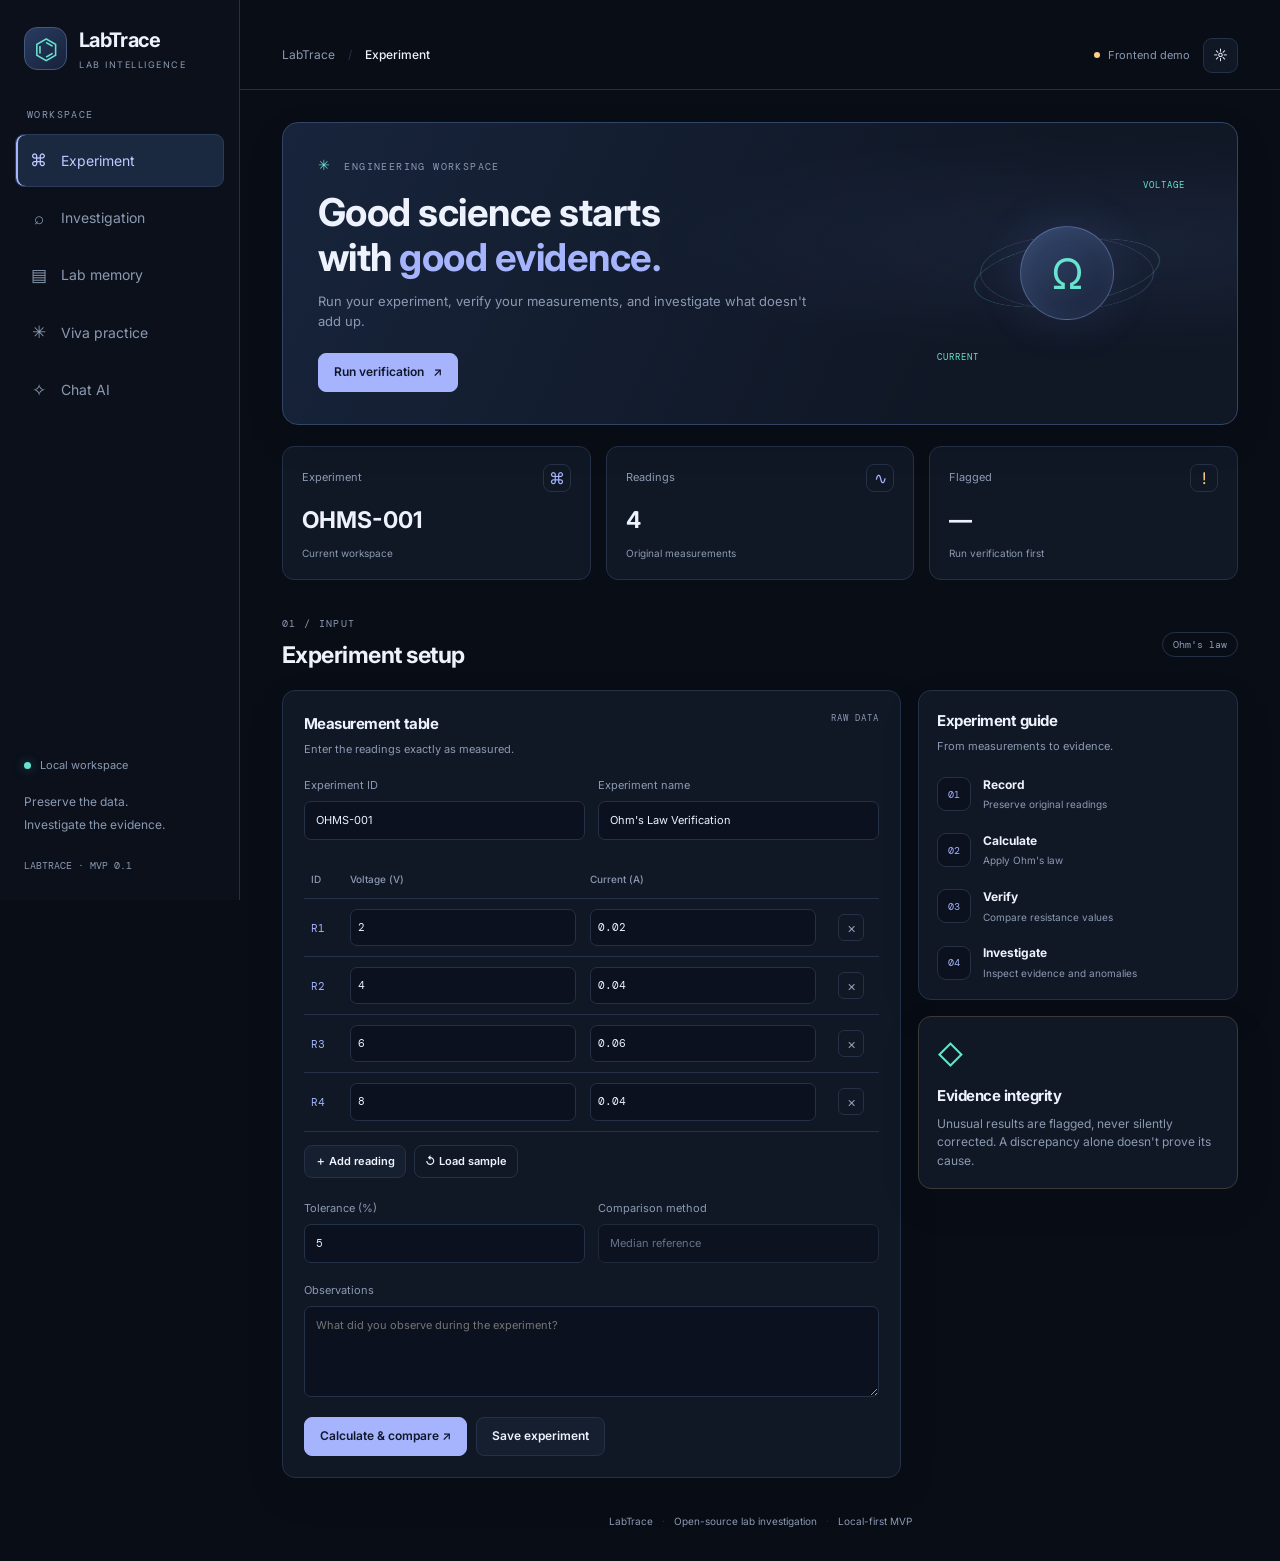
<file: web/index.html>
<!DOCTYPE html>
<html lang="en">
<head>
  <meta charset="UTF-8">
  <meta name="viewport" content="width=device-width, initial-scale=1.0">
  <meta name="theme-color" content="#090d16">
  <title>LabTrace — Laboratory Intelligence</title>
  <link rel="stylesheet" href="/web/style.css">
  <script src="/web/script.js" defer></script>Get-Content .\web\script.js
</head>
<body>
  <aside class="sidebar">
    <a class="brand" href="#" aria-label="LabTrace home">
      <span class="brand-icon">⌬</span>
      <span><strong>LabTrace</strong><small>LAB INTELLIGENCE</small></span>
    </a>

    <div class="nav-label">WORKSPACE</div>
    <nav class="navigation">
      <button class="nav-link active" data-page="experiment"><span>⌘</span> Experiment</button>
      <button class="nav-link" data-page="investigation"><span>⌕</span> Investigation</button>
      <button class="nav-link" data-page="memory"><span>▤</span> Lab memory</button>
      <button class="nav-link" data-page="viva"><span>✳</span> Viva practice</button>
      <button class="nav-link" data-page="chat"><span>✧</span> Chat AI</button>
    </nav>

    <div class="sidebar-bottom">
      <div class="system-indicator"><span class="pulse"></span> Local workspace</div>
      <p>Preserve the data.<br>Investigate the evidence.</p>
      <span class="version">LABTRACE · MVP 0.1</span>
    </div>
  </aside>

  <main class="main">
    <header class="topbar">
      <button id="mobile-menu" class="icon-btn" aria-label="Toggle navigation">☰</button>
      <div class="breadcrumb">LabTrace <span>/</span> <strong id="breadcrumb">Experiment</strong></div>
      <div class="top-actions">
        <span class="connection"><i></i> Frontend demo</span>
        <button id="theme-toggle" class="icon-btn" title="Toggle theme" aria-label="Toggle theme">☼</button>
      </div>
    </header>

    <div class="page-wrap">
      <section class="page active" id="page-experiment">
        <div class="hero">
          <div>
            <div class="eyebrow"><span class="sparkle">✳</span> ENGINEERING WORKSPACE</div>
            <h1>Good science starts<br>with <span>good evidence.</span></h1>
            <p>Run your experiment, verify your measurements, and investigate what doesn't add up.</p>
            <button class="btn btn-primary" id="hero-run">Run verification <span>↗</span></button>
          </div>
          <div class="hero-graphic" aria-hidden="true">
            <div class="orb orb-one"></div><div class="orb orb-two"></div>
            <div class="orb-core">Ω</div>
            <div class="orbit-label label-top">VOLTAGE</div>
            <div class="orbit-label label-bottom">CURRENT</div>
          </div>
        </div>

        <div class="stats-grid">
          <article class="stat-card">
            <div class="stat-top"><span>Experiment</span><span class="stat-icon">⌘</span></div>
            <strong id="stat-id">OHMS-001</strong>
            <small>Current workspace</small>
          </article>
          <article class="stat-card">
            <div class="stat-top"><span>Readings</span><span class="stat-icon">∿</span></div>
            <strong id="stat-count">4</strong>
            <small>Original measurements</small>
          </article>
          <article class="stat-card">
            <div class="stat-top"><span>Flagged</span><span class="stat-icon warning-icon">!</span></div>
            <strong id="stat-flags">—</strong>
            <small id="stat-flag-note">Run verification first</small>
          </article>
        </div>

        <div class="section-heading">
          <div><div class="eyebrow">01 / INPUT</div><h2>Experiment setup</h2></div>
          <span class="badge">Ohm's law</span>
        </div>

        <div class="content-grid">
          <section class="panel">
            <div class="panel-heading">
              <div><h3>Measurement table</h3><p>Enter the readings exactly as measured.</p></div>
              <span class="tiny-label">RAW DATA</span>
            </div>

            <div class="form-grid">
              <label>Experiment ID<input id="experiment-id" value="OHMS-001" maxlength="80"></label>
              <label>Experiment name<input id="experiment-title" value="Ohm's Law Verification" maxlength="150"></label>
            </div>

            <div class="table-wrap">
              <table>
                <thead><tr><th>ID</th><th>Voltage (V)</th><th>Current (A)</th><th></th></tr></thead>
                <tbody id="reading-rows"></tbody>
              </table>
            </div>

            <div class="table-actions">
              <button class="btn btn-secondary btn-small" id="add-reading">＋ Add reading</button>
              <button class="btn btn-quiet btn-small" id="reset-sample">↺ Load sample</button>
            </div>

            <div class="form-grid lower-form">
              <label>Tolerance (%)<input id="tolerance" type="number" min="0" max="99.9" step="0.5" value="5"></label>
              <label>Comparison method<input value="Median reference" disabled></label>
            </div>

            <label class="block-label">Observations<textarea id="observations" placeholder="What did you observe during the experiment?"></textarea></label>
            <div class="button-row">
              <button class="btn btn-primary" id="run-button">Calculate & compare ↗</button>
              <button class="btn btn-secondary" id="save-button">Save experiment</button>
            </div>
            <p id="experiment-feedback" class="feedback" role="status" aria-live="polite"></p>
          </section>

          <div class="side-stack">
            <section class="panel">
              <div class="panel-heading"><div><h3>Experiment guide</h3><p>From measurements to evidence.</p></div></div>
              <div class="steps">
                <div class="step"><span>01</span><div><strong>Record</strong><small>Preserve original readings</small></div></div>
                <div class="step"><span>02</span><div><strong>Calculate</strong><small>Apply Ohm's law</small></div></div>
                <div class="step"><span>03</span><div><strong>Verify</strong><small>Compare resistance values</small></div></div>
                <div class="step"><span>04</span><div><strong>Investigate</strong><small>Inspect evidence and anomalies</small></div></div>
              </div>
            </section>
            <section class="panel integrity-panel">
              <div class="integrity-symbol">◇</div>
              <h3>Evidence integrity</h3>
              <p>Unusual results are flagged, never silently corrected. A discrepancy alone doesn't prove its cause.</p>
            </section>
          </div>
        </div>
      </section>

      <section class="page" id="page-investigation">
        <div class="page-heading"><div class="eyebrow">02 / ANALYSIS</div><h1>Investigation center</h1><p>Deterministic calculations and evidence from your experiment.</p></div>
        <div class="stats-grid result-stats">
          <article class="stat-card"><span>Reference resistance</span><strong id="result-reference">—</strong><small>Median of valid readings</small></article>
          <article class="stat-card"><span>Valid readings</span><strong id="result-valid">—</strong><small>Successfully calculated</small></article>
          <article class="stat-card"><span>Anomalies</span><strong id="result-anomalies">—</strong><small>Require investigation</small></article>
        </div>
        <section class="panel">
          <div class="panel-heading"><div><h3>Resistance analysis</h3><p>Calculated results are kept separate from raw input.</p></div><span class="badge">DETERMINISTIC</span></div>
          <div id="results-table" class="empty-state">Run verification on the Experiment page to see results.</div>
        </section>
        <div class="content-grid investigation-lower">
          <section class="panel"><h3>Evidence & manual search</h3><p class="muted">Search the actual text supplied below. No passages are invented.</p>
            <label class="block-label">Lab manual text<textarea id="manual-text" placeholder="Paste your real lab manual text here..."></textarea></label>
            <label class="block-label">Search terms<input id="manual-query" value="Ohm's law"></label>
            <button class="btn btn-secondary" id="search-manual">Search manual</button>
            <div id="manual-results" class="manual-results"></div>
          </section>
          <section class="panel"><h3>AI investigation</h3><div class="ai-status"><span class="pulse"></span> Harness not connected</div><p class="muted">The final integration will call Programmer 1's real <code>run_investigation(experiment)</code> function and display its actual response.</p><div id="ai-results" class="ai-results">No AI findings received yet.</div></section>
        </div>
      </section>

      <section class="page" id="page-memory">
        <div class="page-heading"><div class="eyebrow">03 / PERSISTENCE</div><h1>Lab memory</h1><p>Save experiments locally in this browser, find previous work, and export your records.</p></div>
        <section class="panel">
          <div class="panel-heading"><div><h3>Saved experiments</h3><p>Browser-local demo storage, separate from Python JSON storage.</p></div><span class="badge" id="memory-count">0 records</span></div>
          <div class="memory-toolbar"><input id="memory-search" placeholder="Search experiment ID or title..."><button id="export-all" class="btn btn-secondary">Export all JSON ↓</button><label class="btn btn-secondary import-label">Import JSON ↑<input id="import-file" type="file" accept=".json,application/json" hidden></label></div>
          <div id="memory-list" class="memory-list"></div>
        </section>
        <p class="muted">These records are stored in this browser only. They do not automatically appear in your Python data folder or another device.</p>
      </section>

      <section class="page" id="page-viva">
        <div class="page-heading"><div class="eyebrow">04 / LEARNING</div><h1>Viva practice</h1><p>Test your understanding of the experiment and reveal answers when you're ready.</p></div>
        <div class="quiz-layout">
          <section class="panel quiz-panel">
            <div class="quiz-progress"><span id="quiz-counter">QUESTION 01 / 06</span><span id="quiz-score">Score: 0</span></div>
            <div class="progress-track"><div id="quiz-progress-fill"></div></div>
            <h2 id="quiz-question">What does Ohm's law state?</h2>
            <div id="quiz-options" class="quiz-options"></div>
            <p id="quiz-feedback" class="feedback" aria-live="polite"></p>
            <div class="button-row"><button class="btn btn-secondary" id="quiz-restart">Restart quiz</button><button class="btn btn-primary" id="quiz-next" disabled>Next question →</button></div>
          </section>
          <aside class="panel quiz-tip"><div class="integrity-symbol">✳</div><h3>Lab tip</h3><p>Understand the principle, units, and limitations of the measurements. Don't assume an unusual reading reveals its cause.</p><div class="quiz-mini-stat"><span>Topic</span><strong>Electrical resistance</strong></div><div class="quiz-mini-stat"><span>Mode</span><strong>Practice</strong></div></aside>
        </div>
      </section>


      <section class="page" id="page-chat">
        <div class="page-heading"><div class="eyebrow">05 / AI ASSISTANT</div><h1>Chat AI</h1><p>Ask questions about Ohm’s law, lab readings, anomalies, and viva preparation.</p></div>
        <section class="panel chat-panel">
          <div class="chat-heading"><div class="chat-avatar">✧</div><div><h3>LabTrace Assistant</h3><p>Powered by local Gemma 3 via Ollama</p></div><span class="badge" style="background: rgba(16, 185, 129, 0.2); color: #10b981; border: 1px solid #10b981;">ONLINE</span></div>
          <div class="chat-messages" id="chat-messages" aria-live="polite">
            <div class="chat-message assistant"><span class="chat-message-label">LABTRACE ASSISTANT</span><p>Hey! I’m connected to your local Gemma model. Ask me anything about Ohm’s law, your laboratory readings, or preparing for viva exams!</p></div>
          </div>
          <form class="chat-composer" id="chat-form">
            <label class="sr-only" for="chat-input">Message the LabTrace assistant</label>
            <textarea id="chat-input" rows="2" placeholder="Ask about Ohm's law, unexpected readings, or viva questions..."></textarea>
            <button class="btn btn-primary" type="submit" id="chat-submit-btn">Send ↗</button>
          </form>
        </section>
      </section>

      <footer>LabTrace <span>·</span> Open-source lab investigation <span>·</span> Local-first MVP</footer>
    </div>
  </main>
  <div id="toast" class="toast" role="status" aria-live="polite"></div>
</body>
</html>
</file>
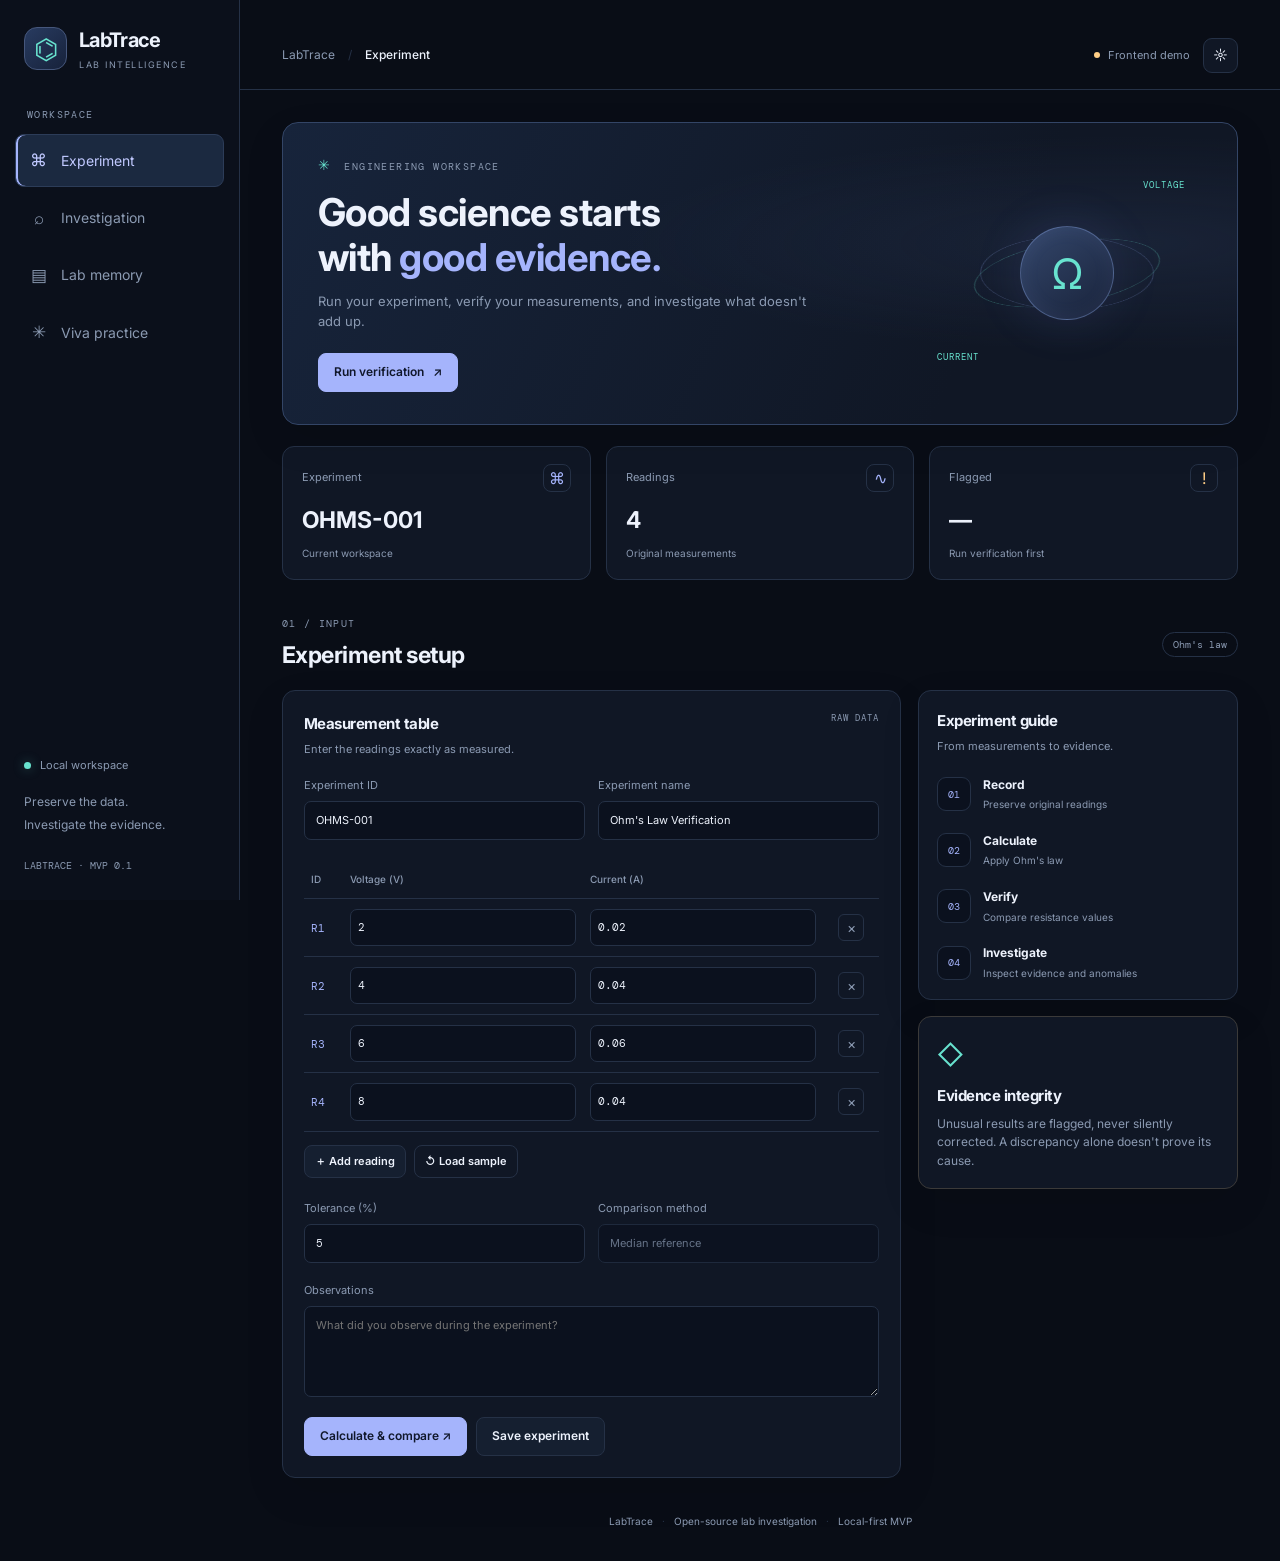
<file: web/prev/index.html>
<!DOCTYPE html>
<html lang="en">
<head>
  <meta charset="UTF-8">
  <meta name="viewport" content="width=device-width, initial-scale=1.0">
  <meta name="theme-color" content="#090d16">
  <title>LabTrace — Laboratory Intelligence</title>
  <link rel="stylesheet" href="/web/style.css">
  <script src="/web/script.js" defer></script>Get-Content .\web\script.js
</head>
<body>
  <aside class="sidebar">
    <a class="brand" href="#" aria-label="LabTrace home">
      <span class="brand-icon">⌬</span>
      <span><strong>LabTrace</strong><small>LAB INTELLIGENCE</small></span>
    </a>

    <div class="nav-label">WORKSPACE</div>
    <nav class="navigation">
      <button class="nav-link active" data-page="experiment"><span>⌘</span> Experiment</button>
      <button class="nav-link" data-page="investigation"><span>⌕</span> Investigation</button>
      <button class="nav-link" data-page="memory"><span>▤</span> Lab memory</button>
      <button class="nav-link" data-page="viva"><span>✳</span> Viva practice</button>
    </nav>

    <div class="sidebar-bottom">
      <div class="system-indicator"><span class="pulse"></span> Local workspace</div>
      <p>Preserve the data.<br>Investigate the evidence.</p>
      <span class="version">LABTRACE · MVP 0.1</span>
    </div>
  </aside>

  <main class="main">
    <header class="topbar">
      <button id="mobile-menu" class="icon-btn" aria-label="Toggle navigation">☰</button>
      <div class="breadcrumb">LabTrace <span>/</span> <strong id="breadcrumb">Experiment</strong></div>
      <div class="top-actions">
        <span class="connection"><i></i> Frontend demo</span>
        <button id="theme-toggle" class="icon-btn" title="Toggle theme" aria-label="Toggle theme">☼</button>
      </div>
    </header>

    <div class="page-wrap">
      <section class="page active" id="page-experiment">
        <div class="hero">
          <div>
            <div class="eyebrow"><span class="sparkle">✳</span> ENGINEERING WORKSPACE</div>
            <h1>Good science starts<br>with <span>good evidence.</span></h1>
            <p>Run your experiment, verify your measurements, and investigate what doesn't add up.</p>
            <button class="btn btn-primary" id="hero-run">Run verification <span>↗</span></button>
          </div>
          <div class="hero-graphic" aria-hidden="true">
            <div class="orb orb-one"></div><div class="orb orb-two"></div>
            <div class="orb-core">Ω</div>
            <div class="orbit-label label-top">VOLTAGE</div>
            <div class="orbit-label label-bottom">CURRENT</div>
          </div>
        </div>

        <div class="stats-grid">
          <article class="stat-card">
            <div class="stat-top"><span>Experiment</span><span class="stat-icon">⌘</span></div>
            <strong id="stat-id">OHMS-001</strong>
            <small>Current workspace</small>
          </article>
          <article class="stat-card">
            <div class="stat-top"><span>Readings</span><span class="stat-icon">∿</span></div>
            <strong id="stat-count">4</strong>
            <small>Original measurements</small>
          </article>
          <article class="stat-card">
            <div class="stat-top"><span>Flagged</span><span class="stat-icon warning-icon">!</span></div>
            <strong id="stat-flags">—</strong>
            <small id="stat-flag-note">Run verification first</small>
          </article>
        </div>

        <div class="section-heading">
          <div><div class="eyebrow">01 / INPUT</div><h2>Experiment setup</h2></div>
          <span class="badge">Ohm's law</span>
        </div>

        <div class="content-grid">
          <section class="panel">
            <div class="panel-heading">
              <div><h3>Measurement table</h3><p>Enter the readings exactly as measured.</p></div>
              <span class="tiny-label">RAW DATA</span>
            </div>

            <div class="form-grid">
              <label>Experiment ID<input id="experiment-id" value="OHMS-001" maxlength="80"></label>
              <label>Experiment name<input id="experiment-title" value="Ohm's Law Verification" maxlength="150"></label>
            </div>

            <div class="table-wrap">
              <table>
                <thead><tr><th>ID</th><th>Voltage (V)</th><th>Current (A)</th><th></th></tr></thead>
                <tbody id="reading-rows"></tbody>
              </table>
            </div>

            <div class="table-actions">
              <button class="btn btn-secondary btn-small" id="add-reading">＋ Add reading</button>
              <button class="btn btn-quiet btn-small" id="reset-sample">↺ Load sample</button>
            </div>

            <div class="form-grid lower-form">
              <label>Tolerance (%)<input id="tolerance" type="number" min="0" max="99.9" step="0.5" value="5"></label>
              <label>Comparison method<input value="Median reference" disabled></label>
            </div>

            <label class="block-label">Observations<textarea id="observations" placeholder="What did you observe during the experiment?"></textarea></label>
            <div class="button-row">
              <button class="btn btn-primary" id="run-button">Calculate & compare ↗</button>
              <button class="btn btn-secondary" id="save-button">Save experiment</button>
            </div>
            <p id="experiment-feedback" class="feedback" role="status" aria-live="polite"></p>
          </section>

          <div class="side-stack">
            <section class="panel">
              <div class="panel-heading"><div><h3>Experiment guide</h3><p>From measurements to evidence.</p></div></div>
              <div class="steps">
                <div class="step"><span>01</span><div><strong>Record</strong><small>Preserve original readings</small></div></div>
                <div class="step"><span>02</span><div><strong>Calculate</strong><small>Apply Ohm's law</small></div></div>
                <div class="step"><span>03</span><div><strong>Verify</strong><small>Compare resistance values</small></div></div>
                <div class="step"><span>04</span><div><strong>Investigate</strong><small>Inspect evidence and anomalies</small></div></div>
              </div>
            </section>
            <section class="panel integrity-panel">
              <div class="integrity-symbol">◇</div>
              <h3>Evidence integrity</h3>
              <p>Unusual results are flagged, never silently corrected. A discrepancy alone doesn't prove its cause.</p>
            </section>
          </div>
        </div>
      </section>

      <section class="page" id="page-investigation">
        <div class="page-heading"><div class="eyebrow">02 / ANALYSIS</div><h1>Investigation center</h1><p>Deterministic calculations and evidence from your experiment.</p></div>
        <div class="stats-grid result-stats">
          <article class="stat-card"><span>Reference resistance</span><strong id="result-reference">—</strong><small>Median of valid readings</small></article>
          <article class="stat-card"><span>Valid readings</span><strong id="result-valid">—</strong><small>Successfully calculated</small></article>
          <article class="stat-card"><span>Anomalies</span><strong id="result-anomalies">—</strong><small>Require investigation</small></article>
        </div>
        <section class="panel">
          <div class="panel-heading"><div><h3>Resistance analysis</h3><p>Calculated results are kept separate from raw input.</p></div><span class="badge">DETERMINISTIC</span></div>
          <div id="results-table" class="empty-state">Run verification on the Experiment page to see results.</div>
        </section>
        <div class="content-grid investigation-lower">
          <section class="panel"><h3>Evidence & manual search</h3><p class="muted">Search the actual text supplied below. No passages are invented.</p>
            <label class="block-label">Lab manual text<textarea id="manual-text" placeholder="Paste your real lab manual text here..."></textarea></label>
            <label class="block-label">Search terms<input id="manual-query" value="Ohm's law"></label>
            <button class="btn btn-secondary" id="search-manual">Search manual</button>
            <div id="manual-results" class="manual-results"></div>
          </section>
          <section class="panel"><h3>AI investigation</h3><div class="ai-status"><span class="pulse"></span> Harness not connected</div><p class="muted">The final integration will call Programmer 1's real <code>run_investigation(experiment)</code> function and display its actual response.</p><div id="ai-results" class="ai-results">No AI findings received yet.</div></section>
        </div>
      </section>

      <section class="page" id="page-memory">
        <div class="page-heading"><div class="eyebrow">03 / PERSISTENCE</div><h1>Lab memory</h1><p>Save experiments locally in this browser, find previous work, and export your records.</p></div>
        <section class="panel">
          <div class="panel-heading"><div><h3>Saved experiments</h3><p>Browser-local demo storage, separate from Python JSON storage.</p></div><span class="badge" id="memory-count">0 records</span></div>
          <div class="memory-toolbar"><input id="memory-search" placeholder="Search experiment ID or title..."><button id="export-all" class="btn btn-secondary">Export all JSON ↓</button><label class="btn btn-secondary import-label">Import JSON ↑<input id="import-file" type="file" accept=".json,application/json" hidden></label></div>
          <div id="memory-list" class="memory-list"></div>
        </section>
        <p class="muted">These records are stored in this browser only. They do not automatically appear in your Python data folder or another device.</p>
      </section>

      <section class="page" id="page-viva">
        <div class="page-heading"><div class="eyebrow">04 / LEARNING</div><h1>Viva practice</h1><p>Test your understanding of the experiment and reveal answers when you're ready.</p></div>
        <div class="quiz-layout">
          <section class="panel quiz-panel">
            <div class="quiz-progress"><span id="quiz-counter">QUESTION 01 / 06</span><span id="quiz-score">Score: 0</span></div>
            <div class="progress-track"><div id="quiz-progress-fill"></div></div>
            <h2 id="quiz-question">What does Ohm's law state?</h2>
            <div id="quiz-options" class="quiz-options"></div>
            <p id="quiz-feedback" class="feedback" aria-live="polite"></p>
            <div class="button-row"><button class="btn btn-secondary" id="quiz-restart">Restart quiz</button><button class="btn btn-primary" id="quiz-next" disabled>Next question →</button></div>
          </section>
          <aside class="panel quiz-tip"><div class="integrity-symbol">✳</div><h3>Lab tip</h3><p>Understand the principle, units, and limitations of the measurements. Don't assume an unusual reading reveals its cause.</p><div class="quiz-mini-stat"><span>Topic</span><strong>Electrical resistance</strong></div><div class="quiz-mini-stat"><span>Mode</span><strong>Practice</strong></div></aside>
        </div>
      </section>

      <footer>LabTrace <span>·</span> Open-source lab investigation <span>·</span> Local-first MVP</footer>
    </div>
  </main>
  <div id="toast" class="toast" role="status" aria-live="polite"></div>
</body>
</html>
</file>
<file: web/style.css>
@import url('https://fonts.googleapis.com/css2?family=DM+Mono:wght@400;500&family=Inter:wght@400;500;600;700;800&display=swap');

:root {
  color-scheme: dark;
  --bg: #090d16;
  --sidebar: #0b101b;
  --panel: #101725;
  --panel-hover: #151f30;
  --input: #0b111e;
  --border: #253146;
  --text: #edf2fc;
  --muted: #8b9ab2;
  --accent: #a5b4fc;
  --accent-strong: #c1c9ff;
  --cyan: #68e3cf;
  --warning: #ffce86;
  --danger: #ff919e;
  --success: #73e5b0;
  --shadow: 0 15px 40px #00000018;
}

* { box-sizing: border-box; }

body {
  margin: 0;
  background: var(--bg);
  color: var(--text);
  font-family: Inter, "Segoe UI", sans-serif;
  font-size: 14px;
  line-height: 1.55;
  transition: background .25s, color .25s;
}

button, input, textarea { font: inherit; }
button { cursor: pointer; }
button:focus-visible, input:focus-visible, textarea:focus-visible {
  outline: 2px solid var(--accent);
  outline-offset: 3px;
}
button:disabled { opacity: .45; cursor: not-allowed; }
a { color: inherit; text-decoration: none; }
p { color: var(--muted); margin-top: 7px; }
h1, h2, h3 { margin-top: 0; letter-spacing: -.5px; }
h1 { font-size: clamp(30px, 3vw, 42px); line-height: 1.15; }
h2 { font-size: 23px; }
h3 { font-size: 15px; }
small { color: var(--muted); }
code { font-family: "DM Mono", monospace; color: var(--cyan); }

.layout-placeholder { display: none; }

.sidebar {
  width: 240px;
  position: fixed;
  inset: 0 auto 0 0;
  z-index: 20;
  display: flex;
  flex-direction: column;
  padding: 25px 15px;
  background: var(--sidebar);
  border-right: 1px solid var(--border);
}

.brand { display: flex; align-items: center; gap: 12px; padding: 0 9px 35px; }
.brand-icon {
  display: grid;
  place-items: center;
  width: 43px;
  height: 43px;
  border: 1px solid #46577c;
  border-radius: 13px;
  background: linear-gradient(140deg, #283b60, #17223b);
  color: var(--cyan);
  font-size: 28px;
}
.brand strong { display: block; font-size: 20px; letter-spacing: -.7px; }
.brand small { display: block; margin-top: 2px; font-size: 9px; letter-spacing: 1.5px; }

.nav-label, .eyebrow {
  font-family: "DM Mono", monospace;
  color: var(--muted);
  font-size: 10px;
  letter-spacing: 1.4px;
}
.nav-label { padding: 0 12px 12px; }
.navigation { display: grid; gap: 5px; }

.nav-link {
  display: flex;
  align-items: center;
  gap: 13px;
  padding: 12px 13px;
  width: 100%;
  border: 1px solid transparent;
  border-radius: 9px;
  background: transparent;
  color: var(--muted);
  text-align: left;
  transition: .2s;
}
.nav-link span { width: 19px; text-align: center; font-size: 17px; }
.nav-link:hover { background: var(--panel-hover); color: var(--text); }
.nav-link.active {
  background: #1b2940;
  color: var(--accent-strong);
  border-color: #2c3c58;
  box-shadow: inset 2px 0 var(--accent);
}

.sidebar-bottom { margin-top: auto; padding: 12px 9px 0; }
.system-indicator, .ai-status { display: flex; align-items: center; gap: 9px; color: var(--muted); font-size: 11px; }
.pulse { width: 7px; height: 7px; border-radius: 50%; background: var(--cyan); box-shadow: 0 0 12px #68e3cf60; flex-shrink: 0; }
.sidebar-bottom p { font-size: 12px; line-height: 1.9; margin: 17px 0; }
.version { font: 10px "DM Mono", monospace; color: var(--muted); }

.main { margin-left: 240px; min-width: 0; }
.topbar {
  height: 68px;
  display: flex;
  align-items: center;
  justify-content: space-between;
  gap: 15px;
  padding: 0 4%;
  border-bottom: 1px solid var(--border);
  background: var(--bg);
  position: sticky;
  top: 0;
  z-index: 10;
}
.breadcrumb { color: var(--muted); font-size: 12px; }
.breadcrumb span { padding: 0 10px; color: var(--border); }
.breadcrumb strong { color: var(--text); font-weight: 500; }
.top-actions { display: flex; align-items: center; gap: 13px; }
.connection { display: flex; align-items: center; gap: 8px; color: var(--muted); font-size: 11px; }
.connection i { display: block; width: 6px; height: 6px; border-radius: 50%; background: var(--warning); }

.icon-btn {
  display: grid;
  place-items: center;
  width: 35px;
  height: 35px;
  border: 1px solid var(--border);
  border-radius: 9px;
  background: var(--panel);
  color: var(--text);
}
#mobile-menu { display: none; }

.page-wrap { max-width: 1500px; margin: auto; padding: 32px 4%; }
.page { display: none; animation: appear .3s ease; }
.page.active { display: block; }

@keyframes appear {
  from { opacity: 0; transform: translateY(5px); }
  to { opacity: 1; transform: translateY(0); }
}

.hero {
  display: flex;
  align-items: center;
  justify-content: space-between;
  gap: 25px;
  min-height: 250px;
  padding: 32px 35px;
  overflow: hidden;
  position: relative;
  border: 1px solid #334566;
  border-radius: 16px;
  background: radial-gradient(ellipse at 88% 40%, #35466c40, transparent 42%), linear-gradient(115deg, #17243b, #101725 72%);
  box-shadow: var(--shadow);
}
.hero > div:first-child { position: relative; z-index: 2; max-width: 610px; }
.sparkle { color: var(--cyan); font-size: 14px; margin-right: 6px; }
.hero h1 { margin: 14px 0 12px; }
.hero h1 span { color: var(--accent); }
.hero p { max-width: 500px; font-size: 13px; margin-bottom: 22px; }

.hero-graphic { position: relative; width: 190px; height: 190px; margin: 0 40px 0 10px; flex-shrink: 0; }
.orb { position: absolute; inset: 8px; border: 1px solid #91a6ec40; border-radius: 50%; animation: rotate 18s linear infinite; }
.orb-one { transform: rotateX(65deg) rotate(30deg); }
.orb-two { inset: 27px -8px; transform: rotateX(65deg) rotate(-35deg); animation-direction: reverse; border-color: #68e3cf45; }
.orb-core {
  position: absolute; inset: 48px;
  display: grid; place-items: center;
  border: 1px solid #8ca7e666;
  border-radius: 50%;
  background: linear-gradient(145deg, #34476c, #182239);
  color: var(--cyan);
  font-size: 42px;
  box-shadow: 0 0 50px #8298ff20, inset 0 0 20px #aab9ff12;
}
.orbit-label { position: absolute; font: 9px "DM Mono", monospace; color: var(--cyan); letter-spacing: 1px; }
.label-top { top: 1px; right: -23px; }
.label-bottom { bottom: 5px; left: -35px; }
@keyframes rotate { to { transform: rotate(360deg); } }

.btn {
  display: inline-flex;
  align-items: center;
  justify-content: center;
  gap: 9px;
  min-height: 39px;
  padding: 9px 15px;
  border: 1px solid var(--border);
  border-radius: 8px;
  background: var(--panel-hover);
  color: var(--text);
  font-size: 12px;
  font-weight: 600;
  transition: transform .15s, filter .15s, border-color .15s;
}
.btn:hover { filter: brightness(1.13); transform: translateY(-1px); }
.btn-primary { color: #10172b; background: var(--accent); border-color: var(--accent); }
.btn-primary:hover { background: var(--accent-strong); }
.btn-secondary { background: var(--panel-hover); }
.btn-quiet { background: transparent; }
.btn-small { min-height: 32px; padding: 7px 10px; font-size: 11px; }

.stats-grid { display: grid; grid-template-columns: repeat(3, minmax(0, 1fr)); gap: 15px; margin: 21px 0 36px; }
.stat-card { padding: 17px 19px; border: 1px solid var(--border); border-radius: 12px; background: var(--panel); min-width: 0; }
.stat-top { display: flex; align-items: center; justify-content: space-between; gap: 8px; color: var(--muted); font-size: 11px; }
.stat-icon { display: grid; place-items: center; width: 28px; height: 28px; border: 1px solid var(--border); border-radius: 8px; color: var(--accent); font-size: 16px; }
.warning-icon { color: var(--warning); }
.stat-card > strong { display: block; font-size: 23px; margin: 11px 0 2px; overflow-wrap: anywhere; }
.stat-card > span { display: block; color: var(--muted); font-size: 11px; }
.stat-card small { font-size: 10px; }

.section-heading, .panel-heading { display: flex; justify-content: space-between; align-items: center; gap: 15px; }
.section-heading { margin-bottom: 17px; }
.section-heading h2 { margin: 6px 0 0; }
.badge, .tiny-label { border: 1px solid var(--border); border-radius: 20px; padding: 5px 10px; font: 10px "DM Mono", monospace; color: var(--muted); white-space: nowrap; }
.tiny-label { border: 0; padding: 0; font-size: 9px; letter-spacing: 1px; }
.content-grid { display: grid; grid-template-columns: minmax(0, 1.55fr) minmax(235px, .8fr); gap: 17px; align-items: start; }
.panel { min-width: 0; padding: 21px; border: 1px solid var(--border); border-radius: 13px; background: var(--panel); box-shadow: var(--shadow); }
.panel-heading { margin-bottom: 19px; align-items: flex-start; }
.panel-heading h3 { margin: 0; }
.panel-heading p { margin: 5px 0 0; font-size: 11px; }

.form-grid { display: grid; grid-template-columns: 1fr 1fr; gap: 13px; }
label { display: block; min-width: 0; color: var(--muted); font-size: 11px; }
label input, label textarea { display: block; margin-top: 7px; }
input, textarea {
  width: 100%;
  min-width: 0;
  color: var(--text);
  background: var(--input);
  border: 1px solid var(--border);
  border-radius: 7px;
  padding: 10px 11px;
  outline: none;
  transition: border-color .2s, box-shadow .2s;
}
input:focus, textarea:focus { border-color: #8498ee; box-shadow: 0 0 0 3px #8298ff12; }
input:disabled { color: var(--muted); opacity: .7; }
textarea { resize: vertical; min-height: 91px; }
input[type="number"] { font-family: "DM Mono", monospace; }

.table-wrap { width: 100%; overflow-x: auto; margin-top: 21px; }
table { width: 100%; border-collapse: collapse; text-align: left; }
th { color: var(--muted); font-size: 10px; font-weight: 500; padding: 11px 7px; border-bottom: 1px solid var(--border); white-space: nowrap; }
td { padding: 10px 7px; border-bottom: 1px solid var(--border); }
td:first-child { color: var(--accent); font: 11px "DM Mono", monospace; }
td input { padding: 9px 7px; font-size: 11px; min-width: 70px; }
td:last-child { text-align: center; }
.remove-reading { width: 26px; height: 27px; padding: 0; border: 1px solid var(--border); border-radius: 6px; background: transparent; color: var(--muted); }
.remove-reading:hover { color: var(--danger); border-color: var(--danger); }
.table-actions { display: flex; flex-wrap: wrap; gap: 8px; margin-top: 13px; }
.lower-form { margin-top: 22px; }
.block-label { margin-top: 19px; }
.button-row { display: flex; flex-wrap: wrap; gap: 9px; margin-top: 20px; }

.feedback { display: none; padding: 10px 12px; border: 1px solid var(--border); border-radius: 8px; font-size: 12px; overflow-wrap: anywhere; }
.feedback.show { display: block; }
.feedback.success { color: var(--success); border-color: #31684f; background: #183326; }
.feedback.error { color: var(--danger); border-color: #69323e; background: #351923; }
.feedback.info { color: var(--accent-strong); background: #1a2540; }

.side-stack { display: grid; gap: 16px; }
.side-stack .panel { padding: 18px; }
.steps { display: grid; gap: 19px; margin-top: 21px; }
.step { display: flex; gap: 12px; align-items: center; }
.step > span { display: grid; place-items: center; flex-shrink: 0; width: 34px; height: 34px; border: 1px solid var(--border); border-radius: 9px; background: var(--input); color: var(--accent); font: 10px "DM Mono", monospace; }
.step strong, .step small { display: block; }
.step strong { font-size: 12px; }
.step small { margin-top: 3px; font-size: 10px; }
.integrity-panel { border-color: #3b3a39; }
.integrity-symbol { color: var(--cyan); font-size: 26px; margin-bottom: 9px; }
.integrity-panel h3 { margin-bottom: 7px; }
.integrity-panel p { font-size: 12px; margin-bottom: 0; }

.page-heading { margin: 10px 0 28px; }
.page-heading h1 { margin: 10px 0; }
.page-heading p { margin-bottom: 0; }
.result-stats { margin-bottom: 20px; }
.result-stats .stat-card { padding: 20px; }
.result-stats .stat-card strong { font-size: 26px; }
.empty-state { padding: 32px 15px; text-align: center; color: var(--muted); border: 1px dashed var(--border); border-radius: 9px; font-size: 12px; }
.results-table { overflow-x: auto; }
.results-table table { min-width: 520px; }
.results-table td, .results-table th { padding: 13px 10px; }
.status-chip { display: inline-block; border: 1px solid var(--border); border-radius: 30px; padding: 4px 8px; font-size: 10px; white-space: nowrap; }
.status-chip.ok { color: var(--success); border-color: #31684f; }
.status-chip.flag { color: var(--warning); border-color: #6a5632; }
.status-chip.invalid { color: var(--danger); border-color: #69323e; }
.investigation-lower { margin-top: 18px; }
.investigation-lower .panel h3 { margin-bottom: 7px; }
.muted { font-size: 11px; color: var(--muted); }
.manual-results { display: grid; gap: 9px; margin-top: 16px; }
.manual-passage { padding: 12px; border: 1px solid var(--border); border-radius: 8px; background: var(--input); font-size: 12px; line-height: 1.7; overflow-wrap: anywhere; }
.manual-passage small { display: block; margin-top: 8px; font: 10px "DM Mono", monospace; }
.ai-status { margin: 15px 0; }
.ai-results { padding: 13px; border: 1px dashed var(--border); border-radius: 8px; color: var(--muted); font-size: 12px; line-height: 1.7; overflow-wrap: anywhere; }

.memory-toolbar { display: flex; flex-wrap: wrap; gap: 9px; margin-bottom: 18px; }
.memory-toolbar input { flex: 1; min-width: 180px; }
.import-label { position: relative; cursor: pointer; }
.memory-list { display: grid; gap: 11px; }
.memory-item { display: flex; justify-content: space-between; align-items: center; gap: 12px; padding: 15px; border: 1px solid var(--border); border-radius: 9px; background: var(--input); }
.memory-item h3 { margin: 0 0 4px; overflow-wrap: anywhere; }
.memory-item p { margin: 0; font-size: 11px; }
.memory-actions { display: flex; flex-wrap: wrap; gap: 7px; }

.quiz-layout { display: grid; grid-template-columns: minmax(0, 1.6fr) minmax(230px, .8fr); gap: 18px; align-items: start; }
.quiz-panel { padding: 27px; }
.quiz-progress { display: flex; justify-content: space-between; gap: 10px; font: 10px "DM Mono", monospace; color: var(--muted); }
.progress-track { height: 4px; background: var(--border); border-radius: 10px; margin: 13px 0 28px; overflow: hidden; }
#quiz-progress-fill { height: 100%; width: 0; background: var(--cyan); transition: width .25s; }
.quiz-panel h2 { line-height: 1.45; margin-bottom: 22px; }
.quiz-options { display: grid; gap: 10px; }
.quiz-option { display: flex; align-items: flex-start; gap: 12px; width: 100%; padding: 13px; text-align: left; color: var(--text); border: 1px solid var(--border); border-radius: 9px; background: var(--input); font-size: 12px; transition: .15s; }
.quiz-option:hover:not(:disabled) { border-color: var(--accent); background: var(--panel-hover); }
.quiz-option .option-letter { display: grid; place-items: center; width: 24px; height: 24px; flex-shrink: 0; border: 1px solid var(--border); border-radius: 6px; color: var(--muted); }
.quiz-option.correct { border-color: #39765b; background: #153025; }
.quiz-option.correct .option-letter { color: var(--success); border-color: #39765b; }
.quiz-option.incorrect { border-color: #75404b; background: #321b24; }
.quiz-option.incorrect .option-letter { color: var(--danger); }
.quiz-tip { align-self: start; }
.quiz-mini-stat { display: flex; justify-content: space-between; gap: 12px; padding: 13px 0; border-top: 1px solid var(--border); font-size: 11px; }
.quiz-mini-stat span { color: var(--muted); }
.quiz-mini-stat strong { text-align: right; font-weight: 500; }
footer { margin-top: 36px; text-align: center; color: var(--muted); font-size: 10px; }
footer span { padding: 0 6px; color: var(--border); }
.toast { position: fixed; z-index: 50; bottom: 24px; right: 24px; max-width: min(400px, calc(100vw - 32px)); padding: 13px 17px; border: 1px solid var(--border); border-radius: 10px; background: var(--panel-hover); color: var(--text); box-shadow: var(--shadow); opacity: 0; transform: translateY(12px); pointer-events: none; transition: .2s; font-size: 12px; }
.toast.show { opacity: 1; transform: translateY(0); }

body.light {
  color-scheme: light;
  --bg: #f3f5fa;
  --sidebar: #ffffff;
  --panel: #ffffff;
  --panel-hover: #eef1fa;
  --input: #f8f9fd;
  --border: #dbe1ec;
  --text: #20283b;
  --muted: #65728a;
  --accent: #5d6ed7;
  --accent-strong: #4756bc;
  --cyan: #087f78;
  --warning: #9b610c;
  --danger: #bd384d;
  --success: #147c50;
  --shadow: 0 10px 28px #2839580b;
}
body.light .hero { background: linear-gradient(115deg, #e1e8ff, #f9faff 72%); border-color: #ccd6f2; }
body.light .hero h1 span { color: #5968c5; }
body.light .nav-link.active { background: #edf0ff; color: #4756bc; border-color: #d7def9; }
body.light .orb-core { background: linear-gradient(145deg, #e1e8ff, #cdd8fa); }
body.light .integrity-panel { border-color: var(--border); }
body.light .feedback.success { background: #e6f6ed; }
body.light .feedback.error { background: #fff0f2; }
body.light .feedback.info { background: #eef0ff; }
body.light .quiz-option.correct { background: #e5f7ee; }
body.light .quiz-option.incorrect { background: #fff0f2; }

@media (max-width: 1050px) {
  .hero-graphic { margin-right: 12px; transform: scale(.85); }
  .content-grid { grid-template-columns: minmax(0, 1.3fr) minmax(210px, .8fr); }
  .page-wrap { padding-inline: 24px; }
}

@media (max-width: 800px) {
  .sidebar { transform: translateX(-100%); transition: transform .22s ease; box-shadow: var(--shadow); }
  body.menu-open .sidebar { transform: translateX(0); }
  .main { margin-left: 0; }
  #mobile-menu { display: grid; }
  .topbar { justify-content: flex-start; }
  .top-actions { margin-left: auto; }
  .content-grid, .quiz-layout { grid-template-columns: 1fr; }
  .hero-graphic { width: 130px; height: 130px; margin: 0; transform: scale(.85); }
  .orb-core { inset: 35px; font-size: 32px; }
  .hero { padding: 25px; }
}

@media (max-width: 560px) {
  .page-wrap { padding: 22px 14px; }
  .topbar { padding-inline: 14px; height: 58px; }
  .connection { display: none; }
  .hero { padding: 22px 18px; min-height: 220px; }
  .hero h1 { font-size: 29px; }
  .hero-graphic { display: none; }
  .stats-grid { grid-template-columns: 1fr; gap: 9px; margin-bottom: 28px; }
  .stat-card { padding: 13px 15px; }
  .stat-card > strong { font-size: 20px; margin: 6px 0 1px; }
  .stat-top { font-size: 10px; }
  .stat-icon { width: 24px; height: 24px; }
  .panel { padding: 15px; }
  .form-grid { grid-template-columns: 1fr; }
  .section-heading h2 { font-size: 20px; }
  .quiz-panel { padding: 17px; }
  .memory-item { align-items: flex-start; flex-direction: column; }
  .memory-actions { width: 100%; }
  .memory-toolbar > .btn { flex: 1; }
  .memory-toolbar input { flex-basis: 100%; }
  .result-stats .stat-card strong { font-size: 22px; }
  .button-row .btn { flex: 1; }
}


/* Chat AI navigation page */
.chat-panel { max-width: 920px; margin: 0 auto; padding: 0; overflow: hidden; }
.chat-heading { display: flex; align-items: center; gap: 12px; padding: 18px 21px; border-bottom: 1px solid var(--border); }
.chat-heading h3 { margin: 0; }
.chat-heading p { margin: 3px 0 0; font-size: 11px; }
.chat-heading .badge { margin-left: auto; }
.chat-avatar { display: grid; place-items: center; width: 42px; height: 42px; border: 1px solid var(--border); border-radius: 13px; background: var(--panel-hover); color: var(--cyan); font-size: 23px; }
.chat-messages { display: grid; gap: 14px; min-height: 330px; max-height: 55vh; overflow-y: auto; padding: 22px; background: var(--bg); }
.chat-message { max-width: 85%; padding: 14px 16px; border: 1px solid var(--border); border-radius: 12px; background: var(--panel); }
.chat-message p { margin: 7px 0 0; color: var(--text); font-size: 13px; }
.chat-message-label { color: var(--cyan); font: 9px "DM Mono", monospace; letter-spacing: 1px; }
.chat-notice { padding: 11px 13px; border: 1px dashed var(--border); border-radius: 9px; color: var(--muted); font-size: 11px; }
.chat-composer { display: flex; align-items: end; gap: 10px; padding: 16px 21px 8px; }
.chat-composer textarea { min-height: 48px; resize: vertical; }
.chat-composer button { min-height: 48px; }
.chat-composer textarea:disabled { opacity: .6; cursor: not-allowed; }
.sr-only { position: absolute; width: 1px; height: 1px; padding: 0; margin: -1px; overflow: hidden; clip: rect(0,0,0,0); white-space: nowrap; border: 0; }
@media (max-width: 560px) { .chat-heading { padding: 14px; flex-wrap: wrap; } .chat-heading .badge { margin-left: 54px; } .chat-messages { padding: 14px; } .chat-composer { padding: 12px 14px 6px; flex-direction: column; align-items: stretch; } }
</file>
